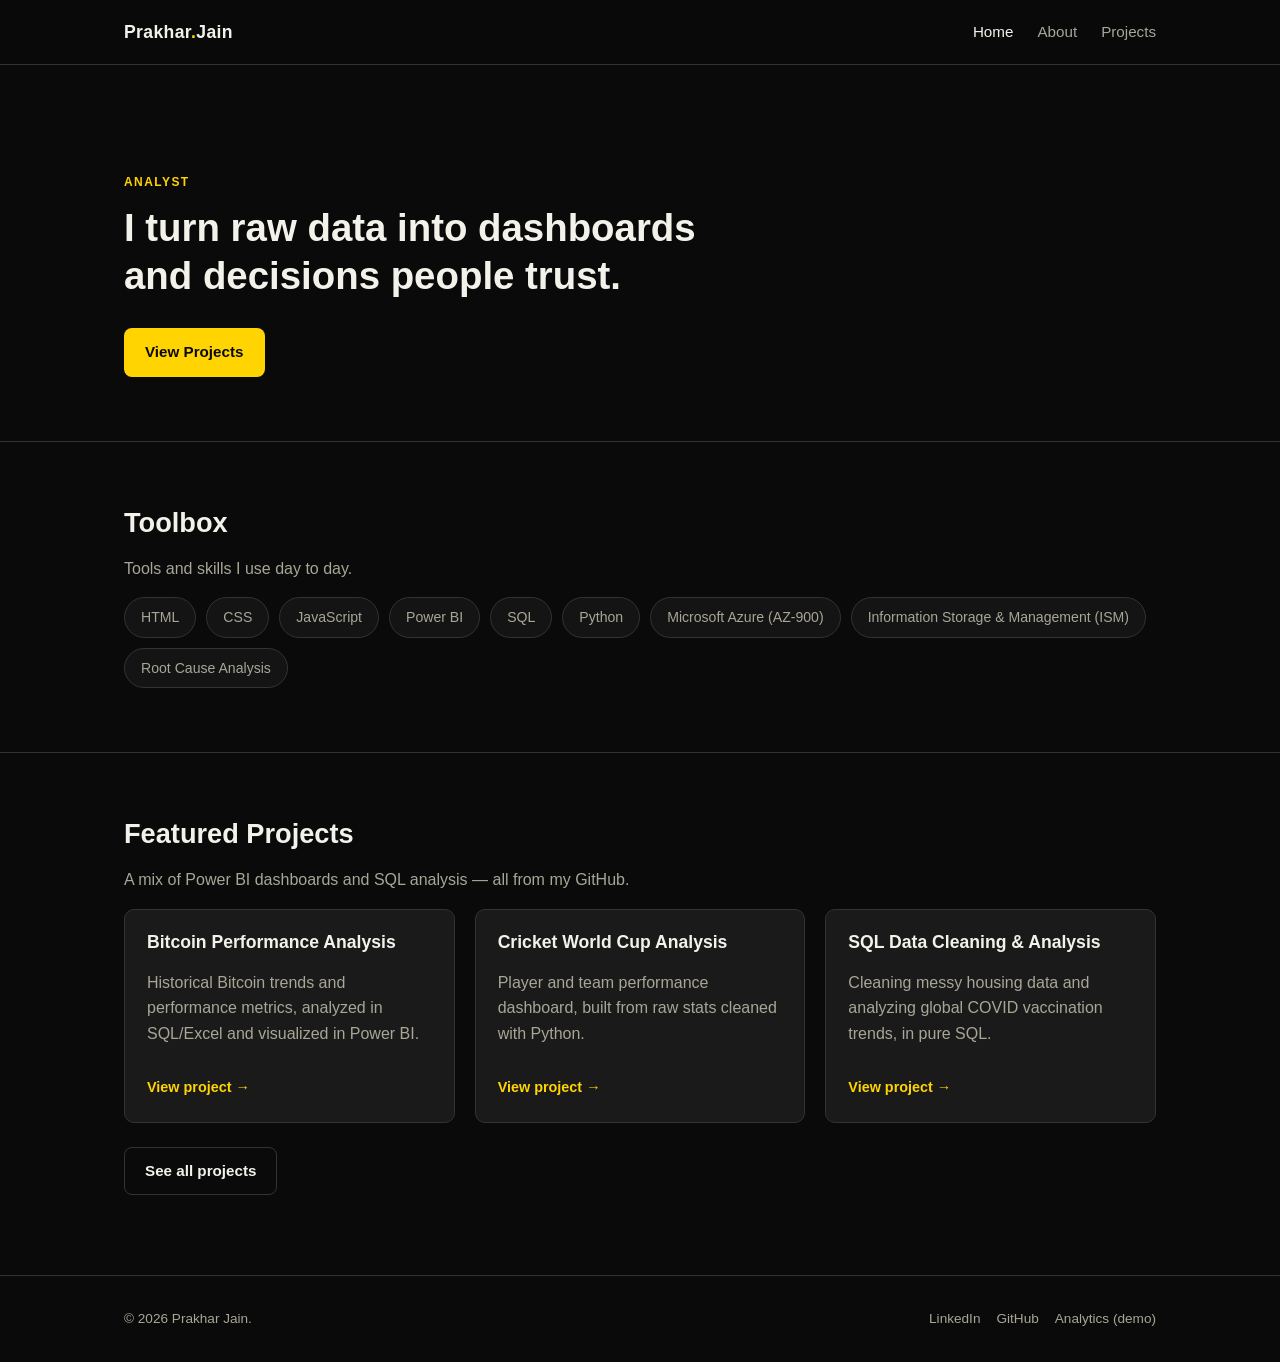
<file: index.html>
<!DOCTYPE html>
<html lang="en">
<head>
  <meta charset="UTF-8" />
  <meta name="viewport" content="width=device-width, initial-scale=1.0" />
  <title>Prakhar Jain — Portfolio</title>
  <link rel="stylesheet" href="css/style.css" />
</head>
<body data-page="index.html">

  <nav class="nav">
    <div class="container">
      <a class="nav-brand" href="index.html">Prakhar<span>.</span>Jain</a>
      <button class="nav-toggle" aria-label="Toggle menu">☰</button>
      <ul class="nav-links">
        <li><a href="index.html" data-page="index.html">Home</a></li>
        <li><a href="about.html" data-page="about.html">About</a></li>
        <li><a href="projects.html" data-page="projects.html">Projects</a></li>
      </ul>
    </div>
  </nav>

  <section class="hero" data-section="hero">
    <div class="container">
      <p class="eyebrow">Analyst</p>
      <h1>I turn raw data into dashboards<br />and decisions people trust.</h1>
      <div class="hero-actions">
        <a class="btn btn-primary" href="projects.html">View Projects</a>
        <!-- <a class="btn btn-outline" href="mailto:Prakhar.jain1@dell.com">Get in Touch</a> -->
      </div>
    </div>
  </section>

  <hr class="divider" />

  <section data-section="skills">
    <div class="container">
      <h2>Toolbox</h2>
      <p class="lede">Tools and skills I use day to day.</p>
      <div class="skill-list">
        <span class="skill-pill">HTML</span>
        <span class="skill-pill">CSS</span>
        <span class="skill-pill">JavaScript</span>
        <span class="skill-pill">Power BI</span>
        <span class="skill-pill">SQL</span>
        <span class="skill-pill">Python</span>
        <span class="skill-pill">Microsoft Azure (AZ-900)</span>
        <span class="skill-pill">Information Storage &amp; Management (ISM)</span>
        <span class="skill-pill">Root Cause Analysis</span>
      </div>
    </div>
  </section>

  <hr class="divider" />

  <section data-section="featured-projects">
    <div class="container">
      <h2>Featured Projects</h2>
      <p class="lede">A mix of Power BI dashboards and SQL analysis — all from my GitHub.</p>
      <div class="grid">

        <article class="card">
          <!-- <div class="card-thumb">₿</div> -->
          <!-- <span class="tag">Power BI</span> -->
          <h3>Bitcoin Performance Analysis</h3>
          <p class="lede">Historical Bitcoin trends and performance metrics, analyzed in SQL/Excel and visualized in Power BI.</p>
          <a class="card-link" data-project-click="bitcoin-analysis" href="project-bitcoin-analysis.html">View project →</a>
        </article>

        <article class="card">
          <!-- <div class="card-thumb">🏏</div> -->
          <!-- <span class="tag">Power BI</span> -->
          <h3>Cricket World Cup Analysis</h3>
          <p class="lede">Player and team performance dashboard, built from raw stats cleaned with Python.</p>
          <a class="card-link" data-project-click="cricket-analysis" href="project-cricket-analysis.html">View project →</a>
        </article>

        <article class="card">
          <!-- <div class="card-thumb">🗄️</div> -->
          <!-- <span class="tag tag-good">SQL</span> -->
          <h3>SQL Data Cleaning & Analysis</h3>
          <p class="lede">Cleaning messy housing data and analyzing global COVID vaccination trends, in pure SQL.</p>
          <a class="card-link" data-project-click="sql-analysis" href="project-sql-analysis.html">View project →</a>
        </article>

      </div>
      <p style="margin-top:24px;"><a class="btn btn-outline" href="projects.html">See all projects</a></p>
    </div>
  </section>

  <footer>
    <div class="container" style="display:flex; justify-content:space-between; width:100%; flex-wrap:wrap; gap:12px;">
      <span>© 2026 Prakhar Jain.</span>
      <div style="display:flex; gap:16px; flex-wrap:wrap;">
        <a href="https://www.linkedin.com/in/prakhar-jain-82aa28250/" target="_blank" rel="noopener">LinkedIn</a>
        <a href="https://github.com/PrakharJain0610" target="_blank" rel="noopener">GitHub</a>
        <a href="admin-stats.html">Analytics (demo)</a>
      </div>
    </div>
  </footer>

  <script src="js/main.js"></script>
  <script src="js/tracker.js"></script>
</body>
</html>
</file>
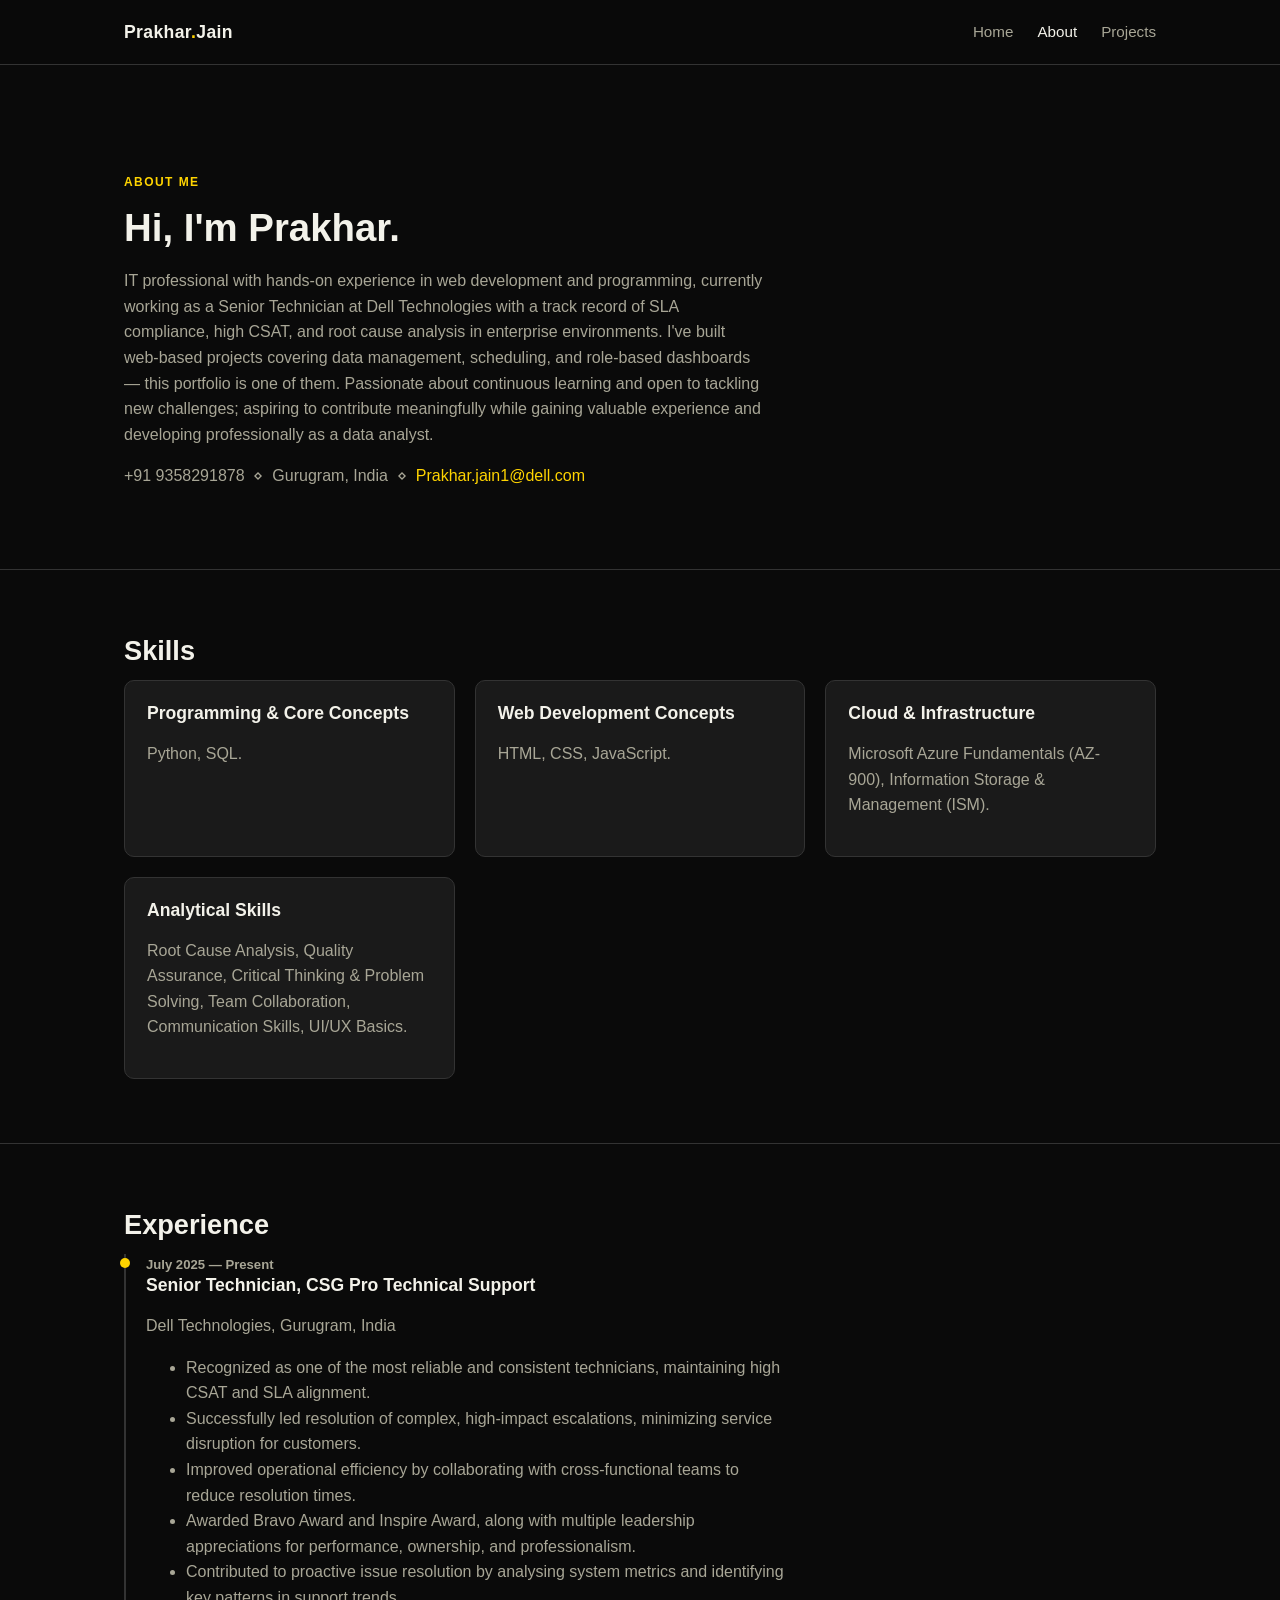
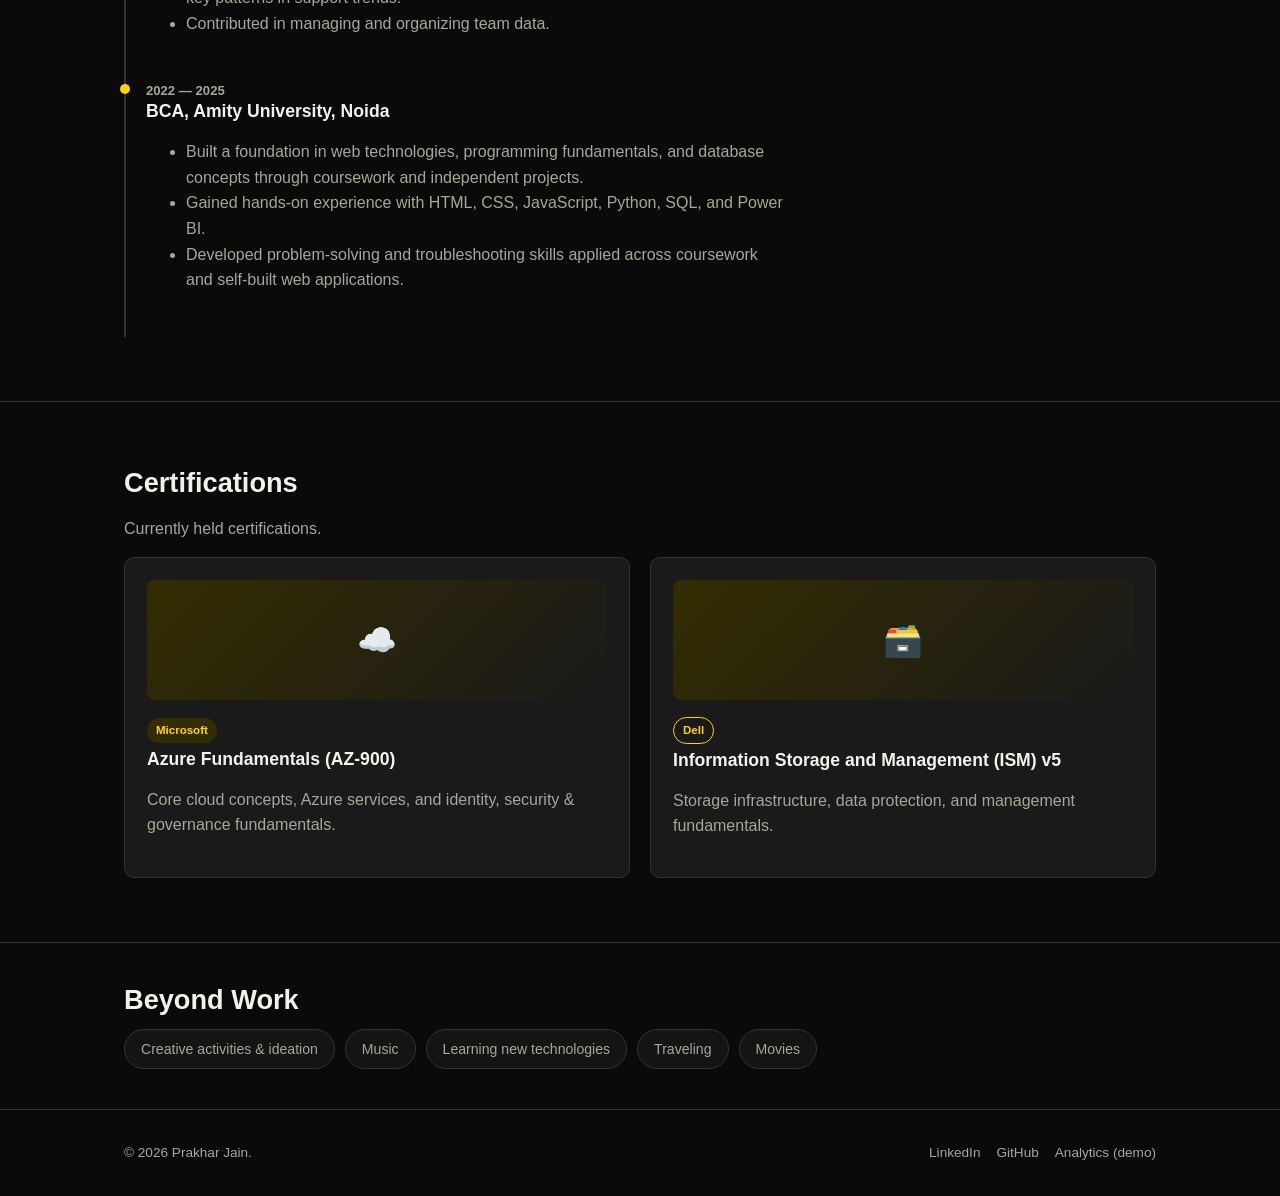
<file: about.html>
<!DOCTYPE html>
<html lang="en">
<head>
  <meta charset="UTF-8" />
  <meta name="viewport" content="width=device-width, initial-scale=1.0" />
  <title>About — Prakhar Jain</title>
  <link rel="stylesheet" href="css/style.css" />
</head>
<body data-page="about.html">

  <nav class="nav">
    <div class="container">
      <a class="nav-brand" href="index.html">Prakhar<span>.</span>Jain</a>
      <button class="nav-toggle" aria-label="Toggle menu">☰</button>
      <ul class="nav-links">
        <li><a href="index.html" data-page="index.html">Home</a></li>
        <li><a href="about.html" data-page="about.html">About</a></li>
        <li><a href="projects.html" data-page="projects.html">Projects</a></li>
      </ul>
    </div>
  </nav>

  <section class="hero section-tight" data-section="about-intro">
    <div class="container">
      <p class="eyebrow">About Me</p>
      <h1>Hi, I'm Prakhar.</h1>
      <p class="lede">
        IT professional with hands-on experience in web development and
        programming, currently working as a Senior Technician at Dell
        Technologies with a track record of SLA compliance, high CSAT, and
        root cause analysis in enterprise environments. I've built web-based
        projects covering data management, scheduling, and role-based
        dashboards — this portfolio is one of them. Passionate about
        continuous learning and open to tackling new challenges; aspiring to
        contribute meaningfully while gaining valuable experience and
        developing professionally as a data analyst.
      </p>
      <p class="lede" style="margin-top: 16px;">
        +91 9358291878 &nbsp;⋄&nbsp; Gurugram, India &nbsp;⋄&nbsp;
        <a href="mailto:Prakhar.jain1@dell.com" style="color: var(--accent);">Prakhar.jain1@dell.com</a>
      </p>
    </div>
  </section>

  <hr class="divider" />

  <section data-section="skills-detail">
    <div class="container">
      <h2>Skills</h2>
      <div class="grid">
        <div class="card">
          <h3>Programming &amp; Core Concepts</h3>
          <p class="lede">Python, SQL.</p>
        </div>
        <div class="card">
          <h3>Web Development Concepts</h3>
          <p class="lede">HTML, CSS, JavaScript.</p>
        </div>
        <div class="card">
          <h3>Cloud &amp; Infrastructure</h3>
          <p class="lede">Microsoft Azure Fundamentals (AZ-900), Information Storage &amp; Management (ISM).</p>
        </div>
        <div class="card">
          <h3>Analytical Skills</h3>
          <p class="lede">Root Cause Analysis, Quality Assurance, Critical Thinking &amp; Problem Solving, Team Collaboration, Communication Skills, UI/UX Basics.</p>
        </div>
      </div>
    </div>
  </section>

  <hr class="divider" />

  <section data-section="experience">
    <div class="container">
      <h2>Experience</h2>
      <div class="timeline-item">
        <div class="timeline-date">July 2025 — Present</div>
        <h3>Senior Technician, CSG Pro Technical Support</h3>
        <p class="lede" style="margin-bottom: 8px;">Dell Technologies, Gurugram, India</p>
        <ul class="lede">
          <li>Recognized as one of the most reliable and consistent technicians, maintaining high CSAT and SLA alignment.</li>
          <li>Successfully led resolution of complex, high-impact escalations, minimizing service disruption for customers.</li>
          <li>Improved operational efficiency by collaborating with cross-functional teams to reduce resolution times.</li>
          <li>Awarded Bravo Award and Inspire Award, along with multiple leadership appreciations for performance, ownership, and professionalism.</li>
          <li>Contributed to proactive issue resolution by analysing system metrics and identifying key patterns in support trends.</li>
          <li>Contributed in managing and organizing team data.</li>
        </ul>
      </div>
      <div class="timeline-item">
        <div class="timeline-date">2022 — 2025</div>
        <h3>BCA, Amity University, Noida</h3>
        <ul class="lede">
          <li>Built a foundation in web technologies, programming fundamentals, and database concepts through coursework and independent projects.</li>
          <li>Gained hands-on experience with HTML, CSS, JavaScript, Python, SQL, and Power BI.</li>
          <li>Developed problem-solving and troubleshooting skills applied across coursework and self-built web applications.</li>
        </ul>
      </div>
    </div>
  </section>

  <hr class="divider" />

  <section data-section="certifications">
    <div class="container">
      <h2>Certifications</h2>
      <p class="lede">Currently held certifications.</p>
      <div class="grid">
        <div class="card">
          <div class="card-thumb">☁️</div>
          <span class="tag">Microsoft</span>
          <h3>Azure Fundamentals (AZ-900)</h3>
          <p class="lede">Core cloud concepts, Azure services, and identity, security &amp; governance fundamentals.</p>
        </div>
        <div class="card">
          <div class="card-thumb">🗃️</div>
          <span class="tag tag-good">Dell</span>
          <h3>Information Storage and Management (ISM) v5</h3>
          <p class="lede">Storage infrastructure, data protection, and management fundamentals.</p>
        </div>
      </div>
    </div>
  </section>

  <hr class="divider" />

  <section data-section="hobbies" class="section-tight">
    <div class="container">
      <h2>Beyond Work</h2>
      <div class="skill-list">
        <span class="skill-pill">Creative activities &amp; ideation</span>
        <span class="skill-pill">Music</span>
        <span class="skill-pill">Learning new technologies</span>
        <span class="skill-pill">Traveling</span>
        <span class="skill-pill">Movies</span>
      </div>
    </div>
  </section>

  <footer>
    <div class="container" style="display:flex; justify-content:space-between; width:100%; flex-wrap:wrap; gap:12px;">
      <span>© 2026 Prakhar Jain.</span>
      <div style="display:flex; gap:16px; flex-wrap:wrap;">
        <a href="https://www.linkedin.com/in/prakhar-jain-82aa28250/" target="_blank" rel="noopener">LinkedIn</a>
        <a href="https://github.com/PrakharJain0610" target="_blank" rel="noopener">GitHub</a>
        <a href="admin-stats.html">Analytics (demo)</a>
      </div>
    </div>
  </footer>

  <script src="js/main.js"></script>
  <script src="js/tracker.js"></script>
</body>
</html>
</file>
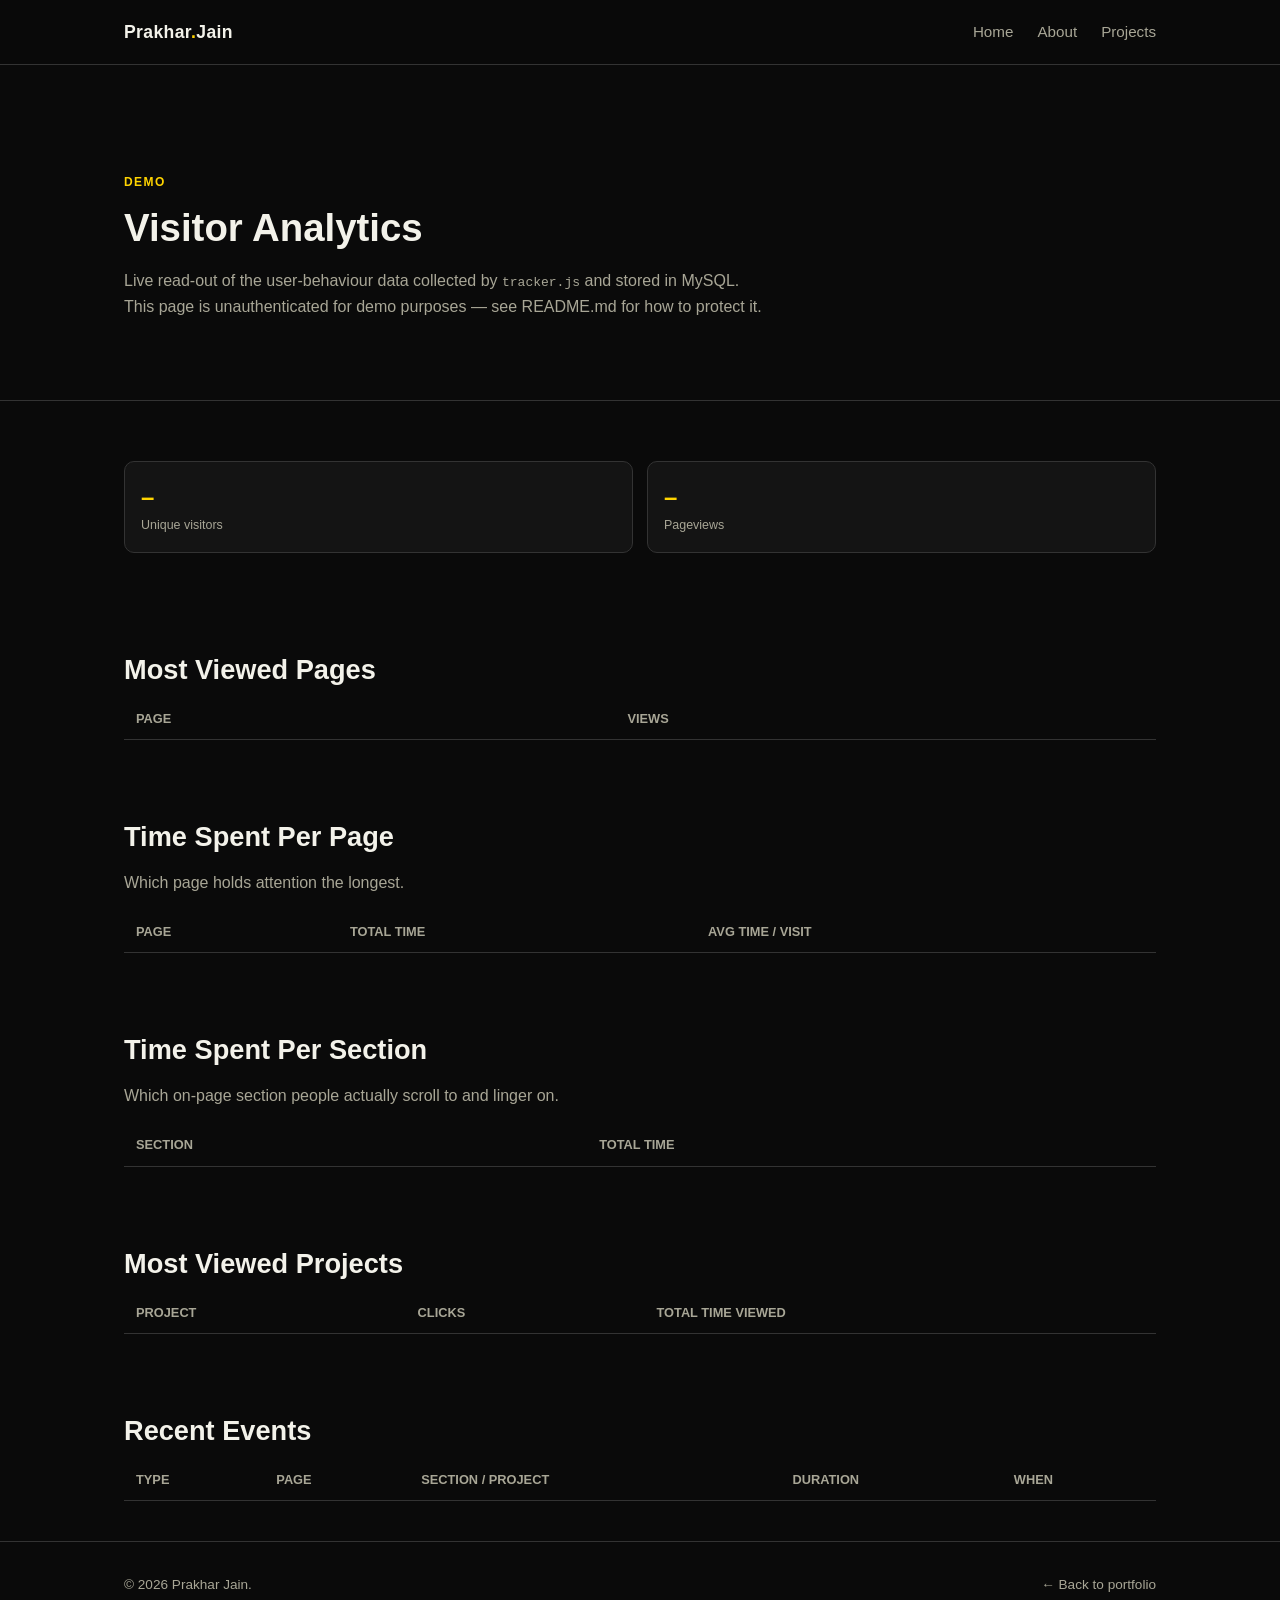
<file: admin-stats.html>
<!DOCTYPE html>
<html lang="en">
<head>
  <meta charset="UTF-8" />
  <meta name="viewport" content="width=device-width, initial-scale=1.0" />
  <title>Visitor Analytics — Prakhar Jain</title>
  <link rel="stylesheet" href="css/style.css" />
</head>
<body data-page="admin-stats.html">

  <nav class="nav">
    <div class="container">
      <a class="nav-brand" href="index.html">Prakhar<span>.</span>Jain</a>
      <button class="nav-toggle" aria-label="Toggle menu">☰</button>
      <ul class="nav-links">
        <li><a href="index.html" data-page="index.html">Home</a></li>
        <li><a href="about.html" data-page="about.html">About</a></li>
        <li><a href="projects.html" data-page="projects.html">Projects</a></li>
      </ul>
    </div>
  </nav>

  <section class="hero section-tight">
    <div class="container">
      <p class="eyebrow">Demo</p>
      <h1>Visitor Analytics</h1>
      <p class="lede">
        Live read-out of the user-behaviour data collected by <code>tracker.js</code> and stored in MySQL.
        This page is unauthenticated for demo purposes — see README.md for how to protect it.
      </p>
    </div>
  </section>

  <hr class="divider" />

  <section class="section-tight">
    <div class="container">
      <div class="kpi-row" id="totals-row">
        <div class="kpi"><div class="kpi-value" id="kpi-visitors">–</div><div class="kpi-label">Unique visitors</div></div>
        <div class="kpi"><div class="kpi-value" id="kpi-pageviews">–</div><div class="kpi-label">Pageviews</div></div>
      </div>
    </div>
  </section>

  <section class="section-tight">
    <div class="container">
      <h2>Most Viewed Pages</h2>
      <table id="table-top-pages"><thead><tr><th>Page</th><th>Views</th></tr></thead><tbody></tbody></table>
    </div>
  </section>

  <section class="section-tight">
    <div class="container">
      <h2>Time Spent Per Page</h2>
      <p class="lede">Which page holds attention the longest.</p>
      <table id="table-time-page"><thead><tr><th>Page</th><th>Total time</th><th>Avg time / visit</th></tr></thead><tbody></tbody></table>
    </div>
  </section>

  <section class="section-tight">
    <div class="container">
      <h2>Time Spent Per Section</h2>
      <p class="lede">Which on-page section people actually scroll to and linger on.</p>
      <table id="table-time-section"><thead><tr><th>Section</th><th>Total time</th></tr></thead><tbody></tbody></table>
    </div>
  </section>

  <section class="section-tight">
    <div class="container">
      <h2>Most Viewed Projects</h2>
      <table id="table-top-projects"><thead><tr><th>Project</th><th>Clicks</th><th>Total time viewed</th></tr></thead><tbody></tbody></table>
    </div>
  </section>

  <section class="section-tight">
    <div class="container">
      <h2>Recent Events</h2>
      <table id="table-recent"><thead><tr><th>Type</th><th>Page</th><th>Section / Project</th><th>Duration</th><th>When</th></tr></thead><tbody></tbody></table>
    </div>
  </section>

  <footer>
    <div class="container" style="display:flex; justify-content:space-between; width:100%; flex-wrap:wrap;">
      <span>© 2026 Prakhar Jain.</span>
      <a href="index.html">← Back to portfolio</a>
    </div>
  </footer>

  <script src="js/main.js"></script>
  <script src="js/admin.js"></script>
</body>
</html>
</file>
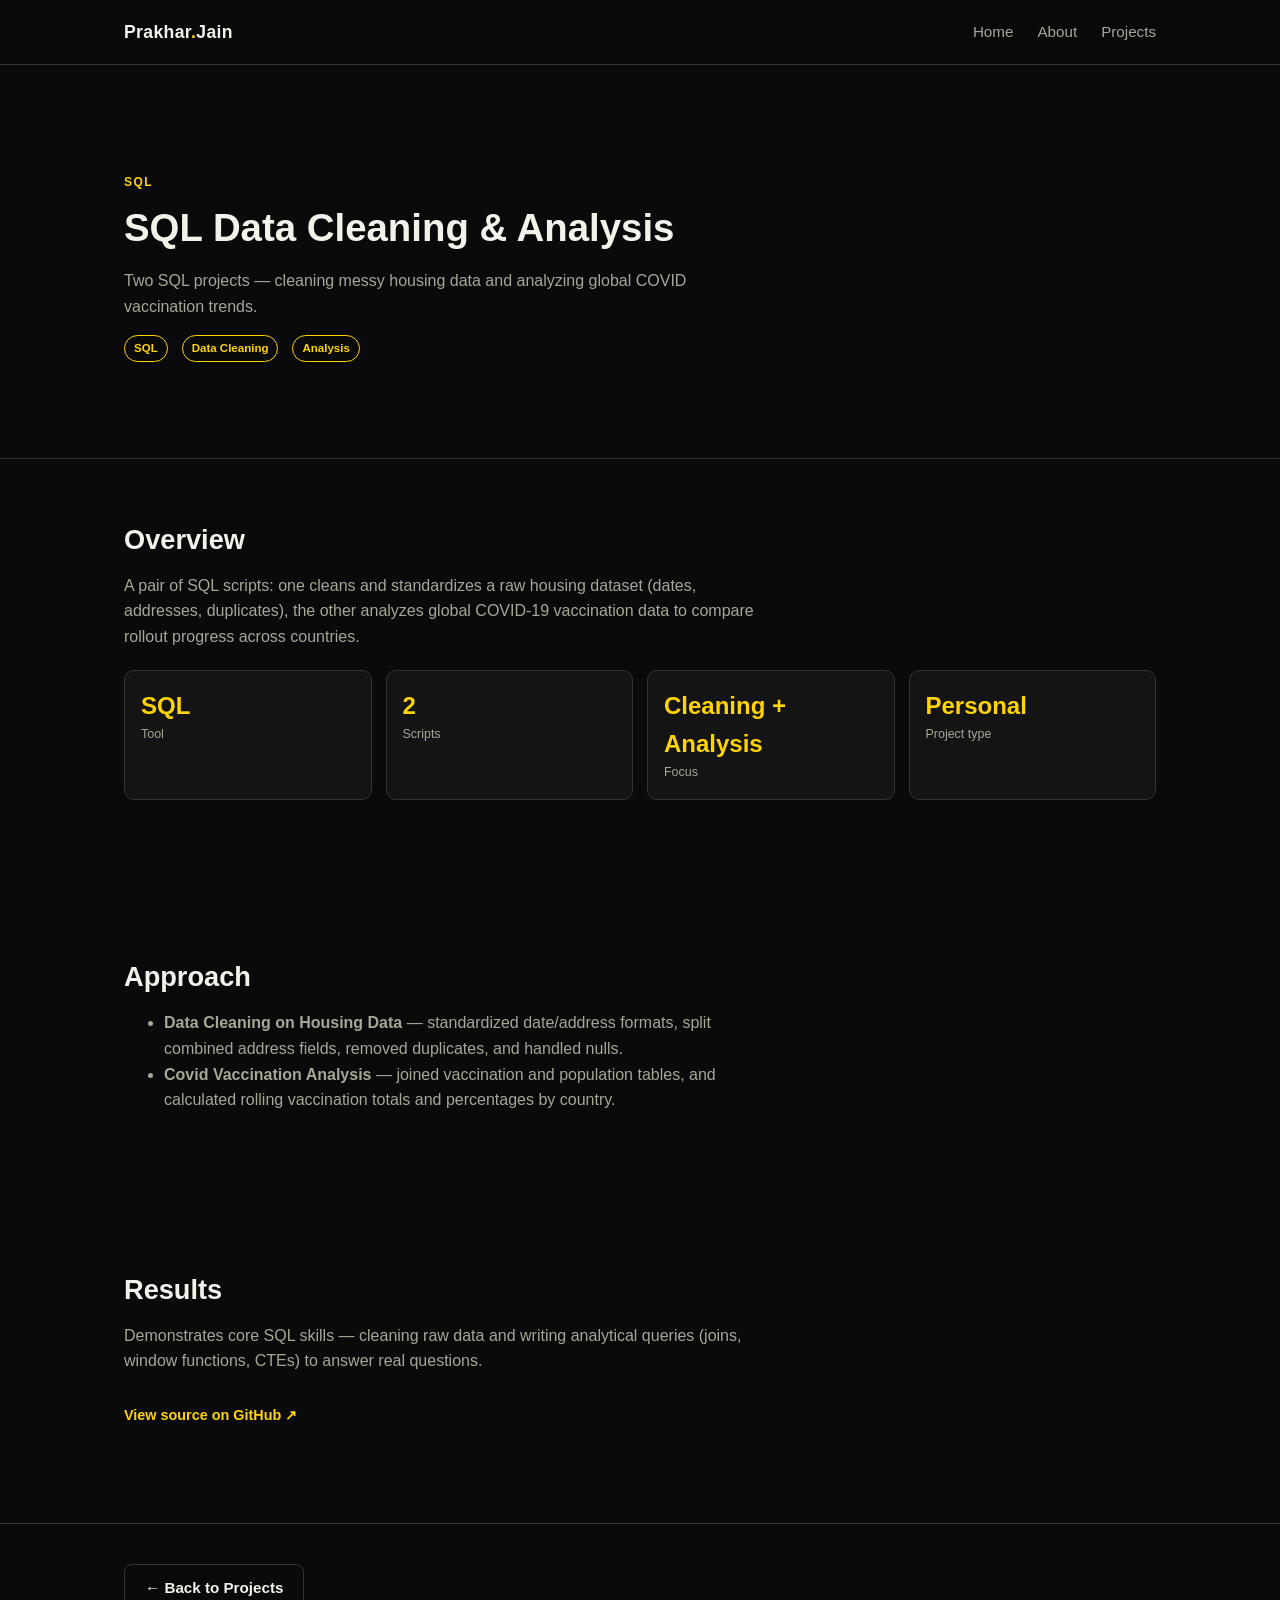
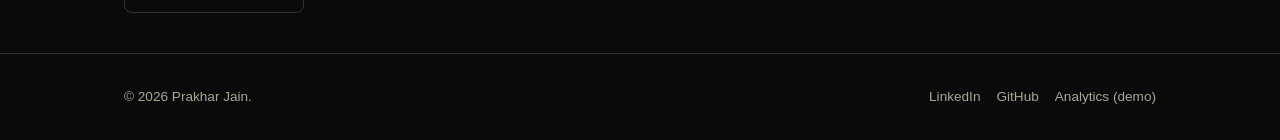
<file: project-sql-analysis.html>
<!DOCTYPE html>
<html lang="en">
<head>
  <meta charset="UTF-8" />
  <meta name="viewport" content="width=device-width, initial-scale=1.0" />
  <title>SQL Data Cleaning &amp; Analysis — Prakhar Jain</title>
  <link rel="stylesheet" href="css/style.css" />
</head>
<body data-page="project-sql-analysis.html" data-project="sql-analysis">

  <nav class="nav">
    <div class="container">
      <a class="nav-brand" href="index.html">Prakhar<span>.</span>Jain</a>
      <button class="nav-toggle" aria-label="Toggle menu">☰</button>
      <ul class="nav-links">
        <li><a href="index.html" data-page="index.html">Home</a></li>
        <li><a href="about.html" data-page="about.html">About</a></li>
        <li><a href="projects.html" data-page="projects.html">Projects</a></li>
      </ul>
    </div>
  </nav>

  <section class="hero section-tight" data-section="project-header">
    <div class="container">
      <p class="eyebrow">SQL</p>
      <h1>SQL Data Cleaning &amp; Analysis</h1>
      <p class="lede">Two SQL projects — cleaning messy housing data and analyzing global COVID vaccination trends.</p>
      <div class="meta-row">
        <span class="tag tag-good">SQL</span>
        <span class="tag tag-good">Data Cleaning</span>
        <span class="tag tag-good">Analysis</span>
      </div>
    </div>
  </section>

  <hr class="divider" />

  <section data-section="project-overview">
    <div class="container detail-block">
      <h2>Overview</h2>
      <p class="lede">
        A pair of SQL scripts: one cleans and standardizes a raw housing dataset (dates, addresses,
        duplicates), the other analyzes global COVID-19 vaccination data to compare rollout progress
        across countries.
      </p>

      <div class="kpi-row">
        <div class="kpi"><div class="kpi-value">SQL</div><div class="kpi-label">Tool</div></div>
        <div class="kpi"><div class="kpi-value">2</div><div class="kpi-label">Scripts</div></div>
        <div class="kpi"><div class="kpi-value">Cleaning + Analysis</div><div class="kpi-label">Focus</div></div>
        <div class="kpi"><div class="kpi-value">Personal</div><div class="kpi-label">Project type</div></div>
      </div>
    </div>
  </section>

  <!-- <section data-section="project-dashboard">
    <div class="container detail-block">
      <h2>Scripts</h2>
      <div class="chart-placeholder">
        🗄️ Data Cleaning on Housing Data.sql &amp; Covid Vaccination Analysis.sql<br />
        <small>Plain SQL — no dashboard, view the queries directly on GitHub.</small>
      </div>
    </div>
  </section> -->

  <section data-section="project-approach">
    <div class="container detail-block">
      <h2>Approach</h2>
      <ul class="lede">
        <li><strong>Data Cleaning on Housing Data</strong> — standardized date/address formats, split combined address fields, removed duplicates, and handled nulls.</li>
        <li><strong>Covid Vaccination Analysis</strong> — joined vaccination and population tables, and calculated rolling vaccination totals and percentages by country.</li>
      </ul>
    </div>
  </section>

  <section data-section="project-results">
    <div class="container detail-block">
      <h2>Results</h2>
      <p class="lede">Demonstrates core SQL skills — cleaning raw data and writing analytical queries (joins, window functions, CTEs) to answer real questions.</p>
      <p class="lede">
        <a class="card-link" href="https://github.com/PrakharJain0610/SQL-Projects" target="_blank" rel="noopener">View source on GitHub ↗</a>
      </p>
    </div>
  </section>

  <hr class="divider" />

  <section class="section-tight">
    <div class="container">
      <a class="btn btn-outline" href="projects.html">← Back to Projects</a>
    </div>
  </section>

  <footer>
    <div class="container" style="display:flex; justify-content:space-between; width:100%; flex-wrap:wrap; gap:12px;">
      <span>© 2026 Prakhar Jain.</span>
      <div style="display:flex; gap:16px; flex-wrap:wrap;">
        <a href="https://www.linkedin.com/in/prakhar-jain-82aa28250/" target="_blank" rel="noopener">LinkedIn</a>
        <a href="https://github.com/PrakharJain0610" target="_blank" rel="noopener">GitHub</a>
        <a href="admin-stats.html">Analytics (demo)</a>
      </div>
    </div>
  </footer>

  <script src="js/main.js"></script>
  <script src="js/tracker.js"></script>
</body>
</html>
</file>
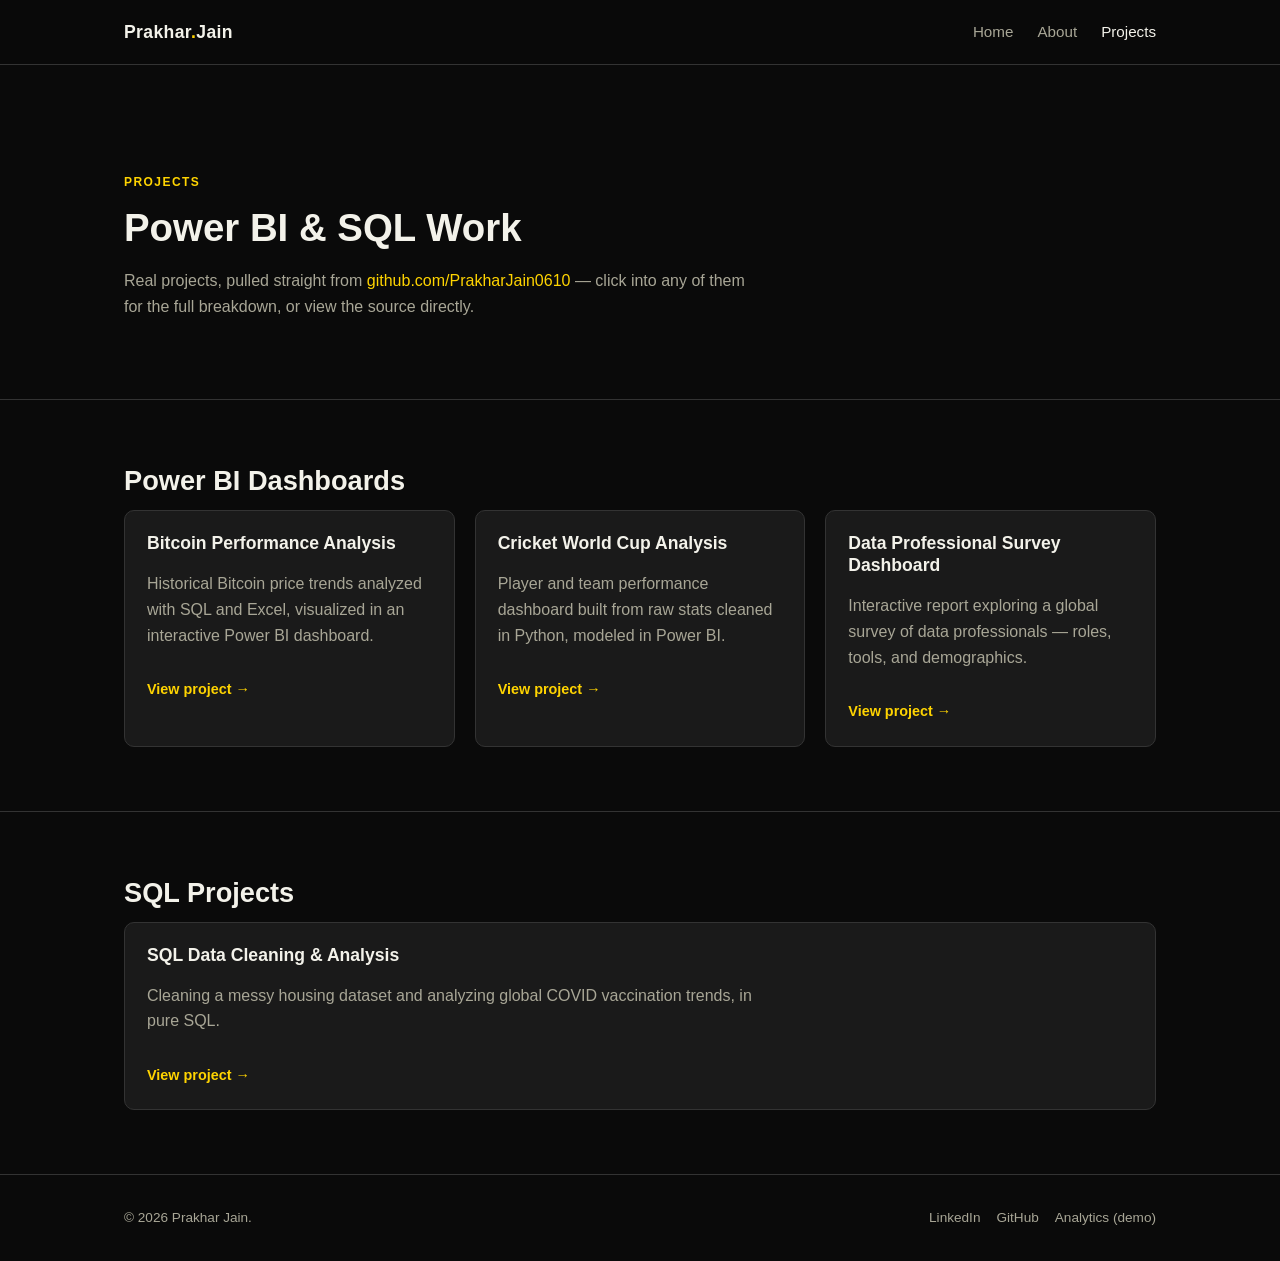
<file: projects.html>
<!DOCTYPE html>
<html lang="en">
<head>
  <meta charset="UTF-8" />
  <meta name="viewport" content="width=device-width, initial-scale=1.0" />
  <title>Projects — Prakhar Jain</title>
  <link rel="stylesheet" href="css/style.css" />
</head>
<body data-page="projects.html">

  <nav class="nav">
    <div class="container">
      <a class="nav-brand" href="index.html">Prakhar<span>.</span>Jain</a>
      <button class="nav-toggle" aria-label="Toggle menu">☰</button>
      <ul class="nav-links">
        <li><a href="index.html" data-page="index.html">Home</a></li>
        <li><a href="about.html" data-page="about.html">About</a></li>
        <li><a href="projects.html" data-page="projects.html">Projects</a></li>
      </ul>
    </div>
  </nav>

  <section class="hero section-tight" data-section="projects-intro">
    <div class="container">
      <p class="eyebrow">Projects</p>
      <h1>Power BI &amp; SQL Work</h1>
      <p class="lede">
        Real projects, pulled straight from
        <a href="https://github.com/PrakharJain0610" target="_blank" rel="noopener" style="color: var(--accent);">github.com/PrakharJain0610</a>
        — click into any of them for the full breakdown, or view the source directly.
      </p>
    </div>
  </section>

  <hr class="divider" />

  <section data-section="powerbi-projects">
    <div class="container">
      <h2>Power BI Dashboards</h2>
      <div class="grid">

        <article class="card">
          <!-- <div class="card-thumb">₿</div> -->
          <!-- <span class="tag">Power BI</span> -->
          <h3>Bitcoin Performance Analysis</h3>
          <p class="lede">Historical Bitcoin price trends analyzed with SQL and Excel, visualized in an interactive Power BI dashboard.</p>
          <a class="card-link" data-project-click="bitcoin-analysis" href="project-bitcoin-analysis.html">View project →</a>
        </article>

        <article class="card">
          <!-- <div class="card-thumb">🏏</div> -->
          <!-- <span class="tag">Power BI</span> -->
          <h3>Cricket World Cup Analysis</h3>
          <p class="lede">Player and team performance dashboard built from raw stats cleaned in Python, modeled in Power BI.</p>
          <a class="card-link" data-project-click="cricket-analysis" href="project-cricket-analysis.html">View project →</a>
        </article>

        <article class="card">
          <!-- <div class="card-thumb">📋</div> -->
          <!-- <span class="tag">Power BI</span> -->
          <h3>Data Professional Survey Dashboard</h3>
          <p class="lede">Interactive report exploring a global survey of data professionals — roles, tools, and demographics.</p>
          <a class="card-link" data-project-click="survey-dashboard" href="project-survey-dashboard.html">View project →</a>
        </article>

      </div>
    </div>
  </section>

  <hr class="divider" />

  <section data-section="sql-projects">
    <div class="container">
      <h2>SQL Projects</h2>
      <div class="grid">

        <article class="card">
          <!-- <div class="card-thumb">🗄️</div> -->
          <!-- <span class="tag tag-good">SQL</span> -->
          <h3>SQL Data Cleaning &amp; Analysis</h3>
          <p class="lede">Cleaning a messy housing dataset and analyzing global COVID vaccination trends, in pure SQL.</p>
          <a class="card-link" data-project-click="sql-analysis" href="project-sql-analysis.html">View project →</a>
        </article>

      </div>
    </div>
  </section>

  <footer>
    <div class="container" style="display:flex; justify-content:space-between; width:100%; flex-wrap:wrap; gap:12px;">
      <span>© 2026 Prakhar Jain.</span>
      <div style="display:flex; gap:16px; flex-wrap:wrap;">
        <a href="https://www.linkedin.com/in/prakhar-jain-82aa28250/" target="_blank" rel="noopener">LinkedIn</a>
        <a href="https://github.com/PrakharJain0610" target="_blank" rel="noopener">GitHub</a>
        <a href="admin-stats.html">Analytics (demo)</a>
      </div>
    </div>
  </footer>

  <script src="js/main.js"></script>
  <script src="js/tracker.js"></script>
</body>
</html>
</file>
<file: css/style.css>
:root {
  --bg: #0a0a0a;
  --bg-soft: #141414;
  --card: #1a1a1a;
  --border: #333333;
  --text: #f3f2ea;
  --text-dim: #a8a696;
  --accent: #ffd400;
  --accent-ink: #0a0a0a;
  --accent-soft: #332c00;
  --good: #ffe066;
  --radius: 10px;
  --max-width: 1080px;
}

* { box-sizing: border-box; }



body {
  margin: 0;
  font-family: -apple-system, "Segoe UI", Roboto, Helvetica, Arial, sans-serif;
  background: var(--bg);
  color: var(--text);
  line-height: 1.6;
}

a { color: inherit; text-decoration: none; }

img { max-width: 100%; display: block; }

.container {
  max-width: var(--max-width);
  margin: 0 auto;
  padding: 0 24px;
}

/* ---------- Nav ---------- */
.nav {
  position: sticky;
  top: 0;
  z-index: 10;
  background: rgba(10, 10, 10, 0.92);
  border-bottom: 1px solid var(--border);
}

.nav .container {
  display: flex;
  align-items: center;
  justify-content: space-between;
  height: 64px;
}

.nav-brand {
  font-weight: 700;
  font-size: 1.1rem;
  letter-spacing: 0.02em;
}

.nav-brand span { color: var(--accent); }

.nav-links {
  display: flex;
  gap: 24px;
  list-style: none;
  margin: 0;
  padding: 0;
}

.nav-links a {
  color: var(--text-dim);
  font-size: 0.95rem;
  transition: color 0.15s ease;
}

.nav-links a:hover,
.nav-links a.active {
  color: var(--text);
}

.nav-toggle {
  display: none;
  background: none;
  border: 1px solid var(--border);
  color: var(--text);
  border-radius: 6px;
  padding: 6px 10px;
  cursor: pointer;
}

/* ---------- Sections / layout ---------- */
section { padding: 64px 0; }

.section-tight { padding: 40px 0; }

h1, h2, h3 { line-height: 1.25; margin: 0 0 12px; }

h1 { font-size: 2.4rem; }
h2 { font-size: 1.7rem; }
h3 { font-size: 1.1rem; }

.eyebrow {
  text-transform: uppercase;
  letter-spacing: 0.12em;
  font-size: 0.75rem;
  color: var(--accent);
  font-weight: 600;
}

.lede {
  color: var(--text-dim);
  max-width: 640px;
}

.divider {
  border: none;
  border-top: 1px solid var(--border);
  margin: 0;
}

/* ---------- Hero ---------- */
.hero {
  padding: 96px 0 64px;
}

.hero-actions {
  display: flex;
  gap: 12px;
  margin-top: 28px;
  flex-wrap: wrap;
}

/* ---------- Buttons ---------- */
.btn {
  display: inline-block;
  padding: 11px 20px;
  border-radius: 8px;
  font-size: 0.95rem;
  font-weight: 600;
  border: 1px solid transparent;
  cursor: pointer;
  transition: transform 0.1s ease, background 0.15s ease;
}

.btn:hover { transform: translateY(-1px); }

.btn-primary {
  background: var(--accent);
  color: var(--accent-ink);
}

.btn-outline {
  background: transparent;
  border-color: var(--border);
  color: var(--text);
}

/* ---------- Cards / grid ---------- */
.grid {
  display: grid;
  grid-template-columns: repeat(auto-fit, minmax(260px, 1fr));
  gap: 20px;
}

.card {
  background: var(--card);
  border: 1px solid var(--border);
  border-radius: var(--radius);
  padding: 22px;
  transition: border-color 0.15s ease, transform 0.15s ease;
}

.card:hover {
  border-color: rgba(255, 212, 0, 0.4);
  border-width: 1.5px;
  transform: translateY(-2px);
}

.card-thumb {
  height: 120px;
  border-radius: 8px;
  margin-bottom: 16px;
  background: linear-gradient(135deg, var(--accent-soft), var(--card));
  display: flex;
  align-items: center;
  justify-content: center;
  font-size: 2rem;
}

.tag {
  display: inline-block;
  font-size: 0.72rem;
  font-weight: 600;
  padding: 3px 9px;
  border-radius: 999px;
  background: var(--accent-soft);
  color: var(--accent);
  margin: 0 6px 6px 0;
}

.tag-good { background: transparent; border: 1px solid var(--accent); color: var(--accent); }

.card-link {
  display: inline-block;
  margin-top: 14px;
  color: var(--accent);
  font-weight: 600;
  font-size: 0.9rem;
}

/* ---------- Skills ---------- */
.skill-list {
  display: flex;
  flex-wrap: wrap;
  gap: 10px;
  margin-top: 8px;
}

.skill-pill {
  background: var(--bg-soft);
  border: 1px solid var(--border);
  border-radius: 999px;
  padding: 8px 16px;
  font-size: 0.88rem;
  color: var(--text-dim);
}

/* ---------- Timeline (about page) ---------- */
.timeline-item {
  border-left: 2px solid var(--border);
  padding: 0 0 28px 20px;
  position: relative;
}

.timeline-item::before {
  content: "";
  position: absolute;
  left: -6px;
  top: 4px;
  width: 10px;
  height: 10px;
  border-radius: 50%;
  background: var(--accent);
}

.timeline-date {
  color: var(--text-dim);
  font-size: 0.82rem;
  font-weight: 600;
}

/* ---------- Project detail ---------- */
.meta-row {
  display: flex;
  gap: 8px;
  flex-wrap: wrap;
  margin: 14px 0 26px;
}

.detail-block {
  margin-bottom: 32px;
}

.chart-placeholder {
  border: 1px dashed var(--border);
  border-radius: var(--radius);
  padding: 40px 20px;
  text-align: center;
  color: var(--text-dim);
  background: var(--bg-soft);
}

.kpi-row {
  display: grid;
  grid-template-columns: repeat(auto-fit, minmax(140px, 1fr));
  gap: 14px;
  margin: 20px 0;
}

.kpi {
  background: var(--bg-soft);
  border: 1px solid var(--border);
  border-radius: var(--radius);
  padding: 16px;
}

.kpi-value {
  font-size: 1.5rem;
  font-weight: 700;
  color: var(--accent);
}

.kpi-label {
  font-size: 0.78rem;
  color: var(--text-dim);
}


/* ---------- Footer ---------- */
footer {
  border-top: 1px solid var(--border);
  padding: 32px 0;
  color: var(--text-dim);
  font-size: 0.85rem;
  display: flex;
  justify-content: space-between;
  flex-wrap: wrap;
  gap: 10px;
}

/* ---------- Stats table (admin) ---------- */
table {
  width: 100%;
  border-collapse: collapse;
  font-size: 0.9rem;
}

th, td {
  text-align: left;
  padding: 10px 12px;
  border-bottom: 1px solid var(--border);
}

th { color: var(--text-dim); font-weight: 600; font-size: 0.8rem; text-transform: uppercase; }

/* .bar-track {
  background: var(--bg-soft);
  border-radius: 4px;
  overflow: hidden;
  height: 8px;
  margin-top: 6px;
} */

/* .bar-fill {
  background: var(--accent);
  height: 100%;
} */

/* ---------- Responsive ---------- */
@media (max-width: 720px) {
  .nav-links {
    position: absolute;
    top: 64px;
    left: 0;
    right: 0;
    background: var(--bg-soft);
    flex-direction: column;
    padding: 16px 24px;
    border-bottom: 1px solid var(--border);
    display: none;
  }
  .nav-links.open { display: flex; }
  .nav-toggle { display: block; }
  h1 { font-size: 1.9rem; }
}
</file>
